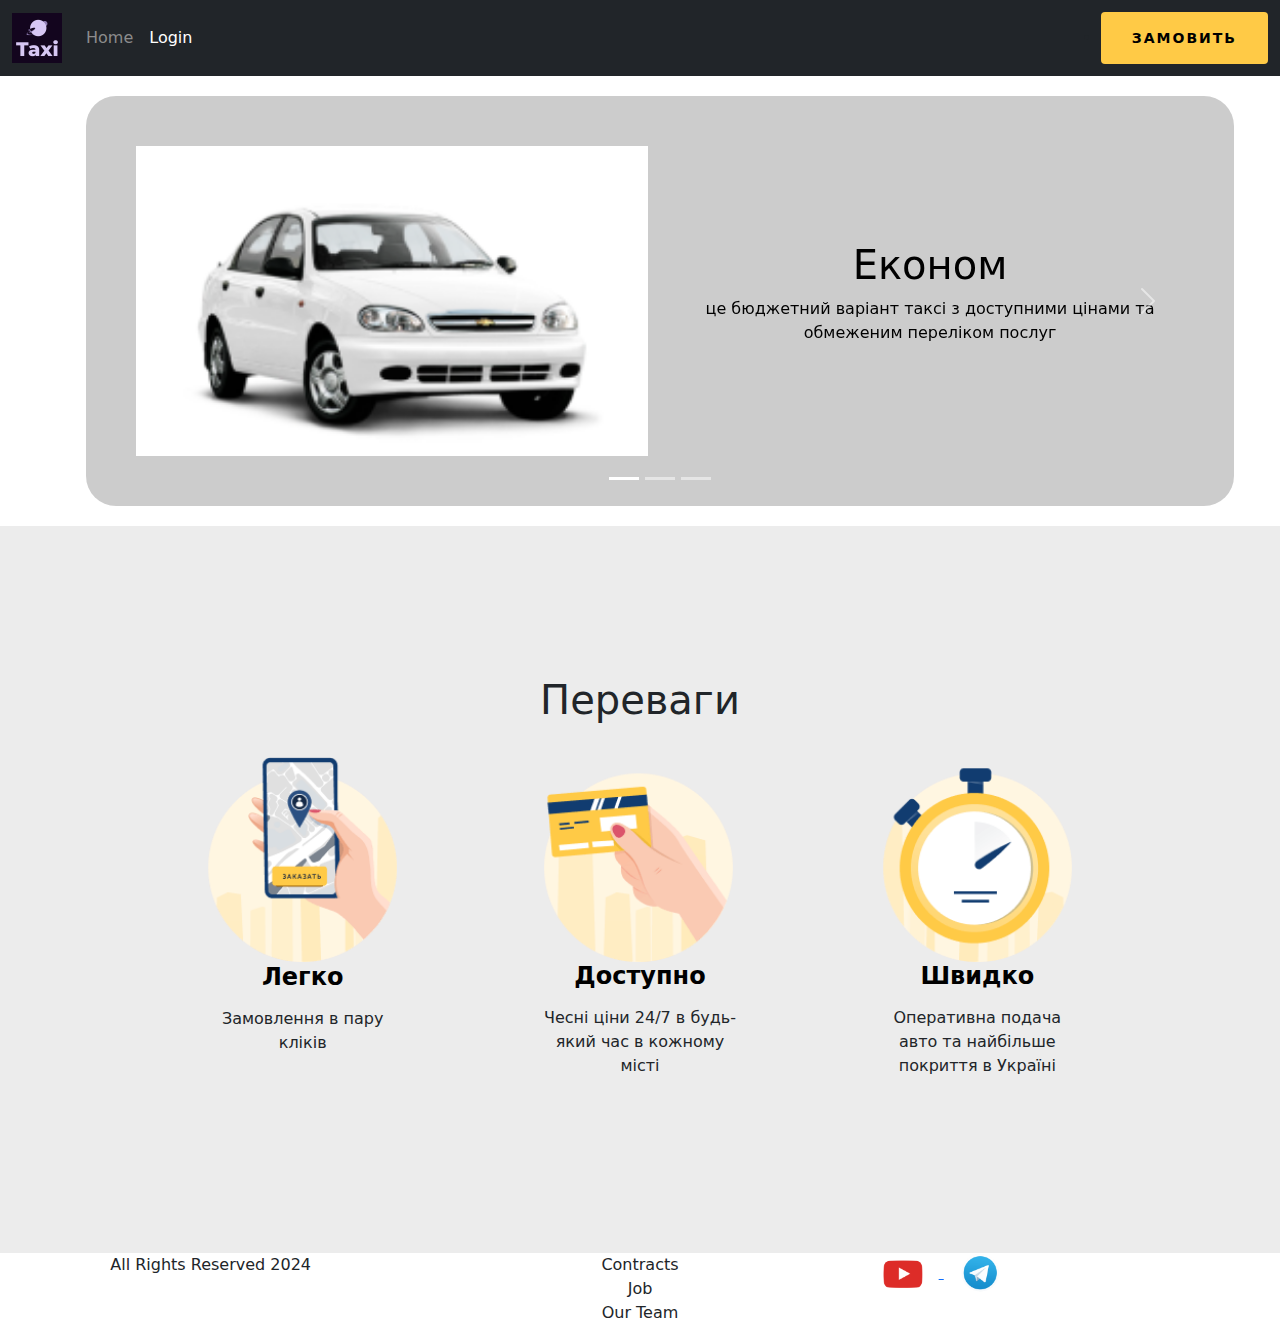
<file: index.html>
<!DOCTYPE html>
<html lang="en">

<head>
  <meta charset="UTF-8">
  <meta name="viewport" content="width=device-width, initial-scale=1.0">
  <link href="https://cdn.jsdelivr.net/npm/bootstrap@5.3.3/dist/css/bootstrap.min.css" rel="stylesheet"
    integrity="sha384-QWTKZyjpPEjISv5WaRU9OFeRpok6YctnYmDr5pNlyT2bRjXh0JMhjY6hW+ALEwIH" crossorigin="anonymous">
  <title>Taxi</title>
  <link rel="stylesheet" href="mycss.css">
</head>

<body>
  <header>
    <nav class="navbar navbar-expand-lg bg-dark">
      <div class="container-fluid">
        <a class="navbar-brand" href="index.html"><img src="logo.png" alt=""></a>
        <button class="navbar-toggler" type="button" data-bs-toggle="collapse" data-bs-target="#navbarNav"
          aria-controls="navbarNav" aria-expanded="false" aria-label="Toggle navigation">
          <span class="navbar-toggler-icon"></span>
        </button>
        <div class="collapse navbar-collapse" id="navbarNav">
          <ul class="navbar-nav">
            <li class="nav-item">
              <a class="nav-link active" aria-current="page" href="index.html">Home</a>
            </li>
            <li class="nav-item">
              <a class="nav-link" href="registration.html">Login</a>
            </li>
          </ul>
        </div>
        <div class="order">
          <li>
            <a href="order.html" class="btn btn-primary">Замовить</a>
          </li>
        </div>
      </div>
    </nav>
  </header>

  <section>
    <div class="container text-center">
      <div class="row">
        <div id="carouselExampleIndicators" class="carousel slide">
          <div class="carousel-indicators">
            <button type="button" data-bs-target="#carouselExampleIndicators" data-bs-slide-to="0" class="active"
              aria-current="true" aria-label="Slide 1"></button>
            <button type="button" data-bs-target="#carouselExampleIndicators" data-bs-slide-to="1"
              aria-label="Slide 2"></button>
            <button type="button" data-bs-target="#carouselExampleIndicators" data-bs-slide-to="2"
              aria-label="Slide 3"></button>
          </div>
          <div class="carousel-inner">
            <div class="carousel-item active">
              <div class="d-block w-100">
                <div class="row">
                  <div class="col-lg-6 col-md6">
                    <img src="eco.png" class="w-100" alt="...">
                  </div>
                  <div class="col-lg-6 col-md6 slide-text">
                    <h1>Економ</h1>
                    <p>це бюджетний варіант таксі з доступними цінами та обмеженим переліком послуг
                    </p>
                  </div>
                </div>
              </div>
            </div>
            <div class="carousel-item">
              <div class="d-block w-100">
                <div class="row">
                  <div class="col-lg-6 col-md6">
                    <img src="comf.png" class="w-100" alt="...">
                  </div>
                  <div class="col-lg-6 col-md6 slide-text">
                    <h1>Комфорт</h1>
                    <p>пропонує підвищений рівень комфорту, включаючи зручніші автомобілі, професійних водіїв і додаткові послуги. </p>
                  </div>
                </div>
              </div>
            </div>
            <div class="carousel-item">
              <div class="d-block w-100">
                <div class="row">
                  <div class="col-lg-6 col-md6">
                    <img src="buis.png" class="w-100" alt="...">
                  </div>
                  <div class="col-lg-6 col-md6 slide-text">
                    <h1>Бізнес</h1>
                    <p>це преміум-сервіс таксі з розкішними автомобілями, висококваліфікованими водіями та додатковими послугами</p>
                  </div>
                </div>
              </div>
            </div>
          </div>
          <button class="carousel-control-prev" type="button" data-bs-target="#carouselExampleIndicators"
            data-bs-slide="prev">
            <span class="carousel-control-prev-icon" aria-hidden="true"></span>
            <span class="visually-hidden">Previous</span>
          </button>
          <button class="carousel-control-next" type="button" data-bs-target="#carouselExampleIndicators"
            data-bs-slide="next">
            <span class="carousel-control-next-icon" aria-hidden="true"></span>
            <span class="visually-hidden">Next</span>
          </button>
        </div>
      </div>
    </div>
  </section>
  <div class="section2">
    <div class="center-text">
      <h1>Переваги</h1>
    </div>
    <div class="row">
      <div class="col-sm-4 col-xs-12">
        <div class="advantage-item">
          <img src="easy.webp" alt="Легко">
          <span class="advantage-title">Легко</span>
          <span class="advantage-desc">Замовлення в пару кліків</span>
        </div>
      </div>
      <div class="col-sm-4 col-xs-12">
        <div class="advantage-item">
          <img src="card.webp" alt="Доступно">
          <span class="advantage-title">Доступно</span>
          <span class="advantage-desc">Чесні ціни 24/7 в будь-який час в кожному місті</span>
        </div>
      </div>
      <div class="col-sm-4 col-xs-12">
        <div class="advantage-item">
          <img src="time.webp" alt="Швидко">
          <span class="advantage-title">Швидко</span>
          <span class="advantage-desc">Оперативна подача авто та найбільше покриття в Україні</span>
        </div>
      </div>
    </div>
  </div>
  <footer>
    <div class="container-fluid">
      <div class="row">
        <div class="col-lg-4 col-md-12 footer-text text-center">
          <p>All Rights Reserved 2024</p>
        </div>
        <div class="col-lg-4 col-md-12 footer-text text-center">
          <p>Contracts<br>Job<br>Our Team</p>
        </div>
        <div class="col-lg-4 col-md-12 media-links">
          <a href="#">
            <img style="width: 40px; margin-inline: 1em;" src="yt.png" alt="">
          </a>
          <a href="https://t.me/Deadly_Vlad">
            <img style="width: 40px; margin-inline: 1em;" src="tg.png" alt="">
          </a>
        </div>
      </div>
    </div>
  </footer>



  <script src="https://cdn.jsdelivr.net/npm/bootstrap@5.3.3/dist/js/bootstrap.bundle.min.js"
    integrity="sha384-YvpcrYf0tY3lHB60NNkmXc5s9fDVZLESaAA55NDzOxhy9GkcIdslK1eN7N6jIeHz"
    crossorigin="anonymous"></script>
</body>

</html>
</file>
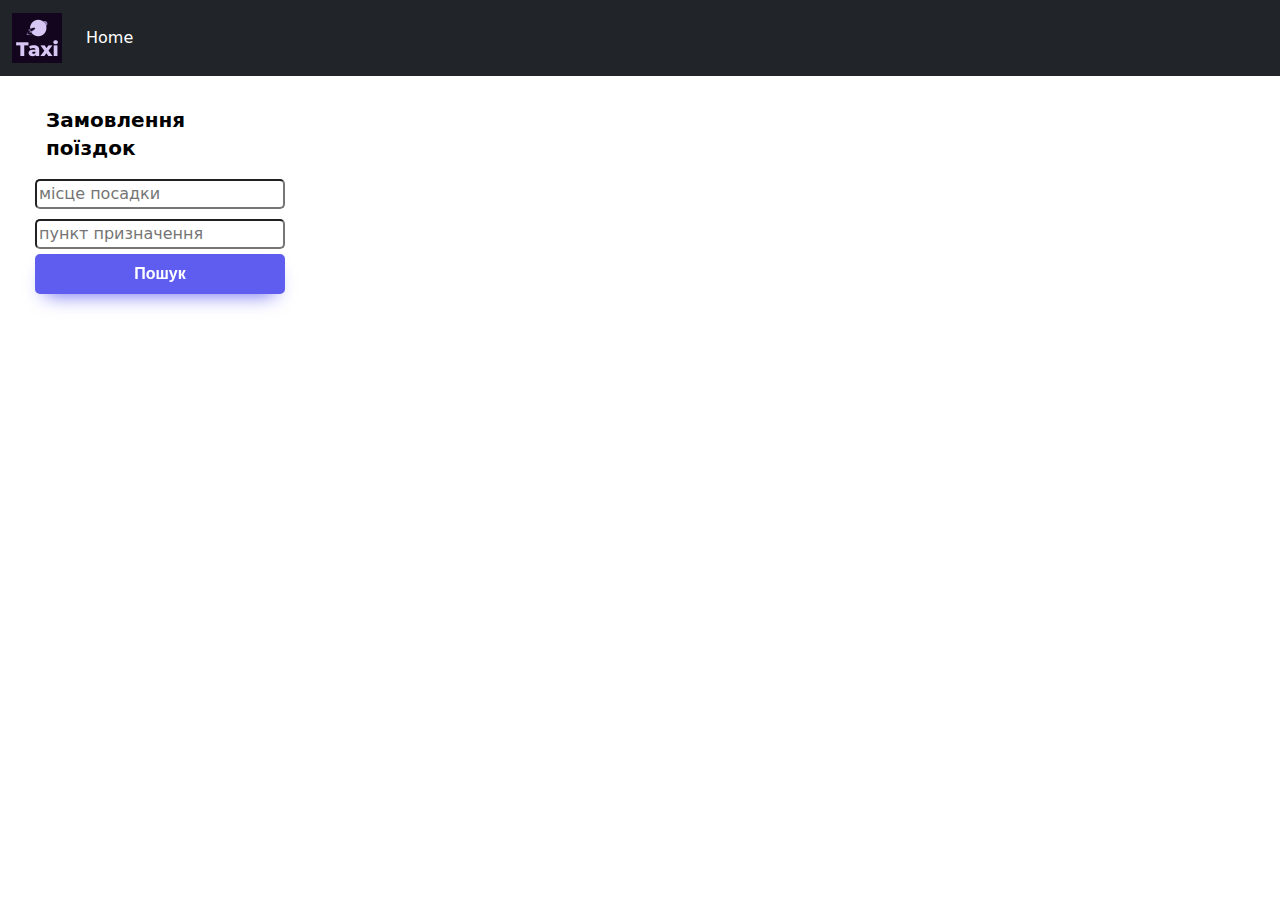
<file: order.html>
<!DOCTYPE html>
<html lang="en">

<head>
  <meta charset="UTF-8">
  <meta name="viewport" content="width=device-width, initial-scale=1.0">
  <link href="https://cdn.jsdelivr.net/npm/bootstrap@5.3.3/dist/css/bootstrap.min.css" rel="stylesheet"
    integrity="sha384-QWTKZyjpPEjISv5WaRU9OFeRpok6YctnYmDr5pNlyT2bRjXh0JMhjY6hW+ALEwIH" crossorigin="anonymous">
  <title>Taxi</title>
  <link rel="stylesheet" href="order.css">
</head>

<body>
  <header>
    <nav class="navbar navbar-expand-lg bg-dark">
      <div class="container-fluid">
        <a class="navbar-brand" href="index.html"><img src="logo.png" alt=""></a>
        <button class="navbar-toggler" type="button" data-bs-toggle="collapse" data-bs-target="#navbarNav"
          aria-controls="navbarNav" aria-expanded="false" aria-label="Toggle navigation">
          <span class="navbar-toggler-icon"></span>
        </button>
        <div class="collapse navbar-collapse" id="navbarNav">
          <ul class="navbar-nav">
            <li class="nav-item">
              <a class="nav-link" aria-current="page" href="index.html">Home</a>
            </li>
          </ul>
        </div>
      </div>
    </nav>
  </header>

  <section>
    <div class="wrapper">
      <iframe
        src="https://www.google.com/maps/embed?pb=!1m18!1m12!1m3!1d136649.07398754812!2d30.410601598944233!3d50.476001762789934!2m3!1f0!2f0!3f0!3m2!1i1024!2i768!4f13.1!3m3!1m2!1s0x40d4cf4ee15a4505%3A0x764931d2170146fe!2z0JrQuNGX0LIsIDAyMDAw!5e0!3m2!1suk!2sua!4v1721204035447!5m2!1suk!2sua"
        width="1000" height="750" style="border:0;" allowfullscreen="" loading="lazy"
        referrerpolicy="no-referrer-when-downgrade"></iframe>
      <div class="orders">
        <h2>Замовлення поїздок</h2>
        <div class="text-order">
          <input type="text" , placeholder="місце посадки" , required>
          <div class="text-order2">
            <input type="text" , placeholder="пункт призначення" , required>
          </div>
        </div>
        <div class="button-order">
          <button>Пошук</button>
        </div>
      </div>
  </section>



  <script src="https://cdn.jsdelivr.net/npm/bootstrap@5.3.3/dist/js/bootstrap.bundle.min.js"
    integrity="sha384-YvpcrYf0tY3lHB60NNkmXc5s9fDVZLESaAA55NDzOxhy9GkcIdslK1eN7N6jIeHz"
    crossorigin="anonymous"></script>
</body>

</html>
</file>
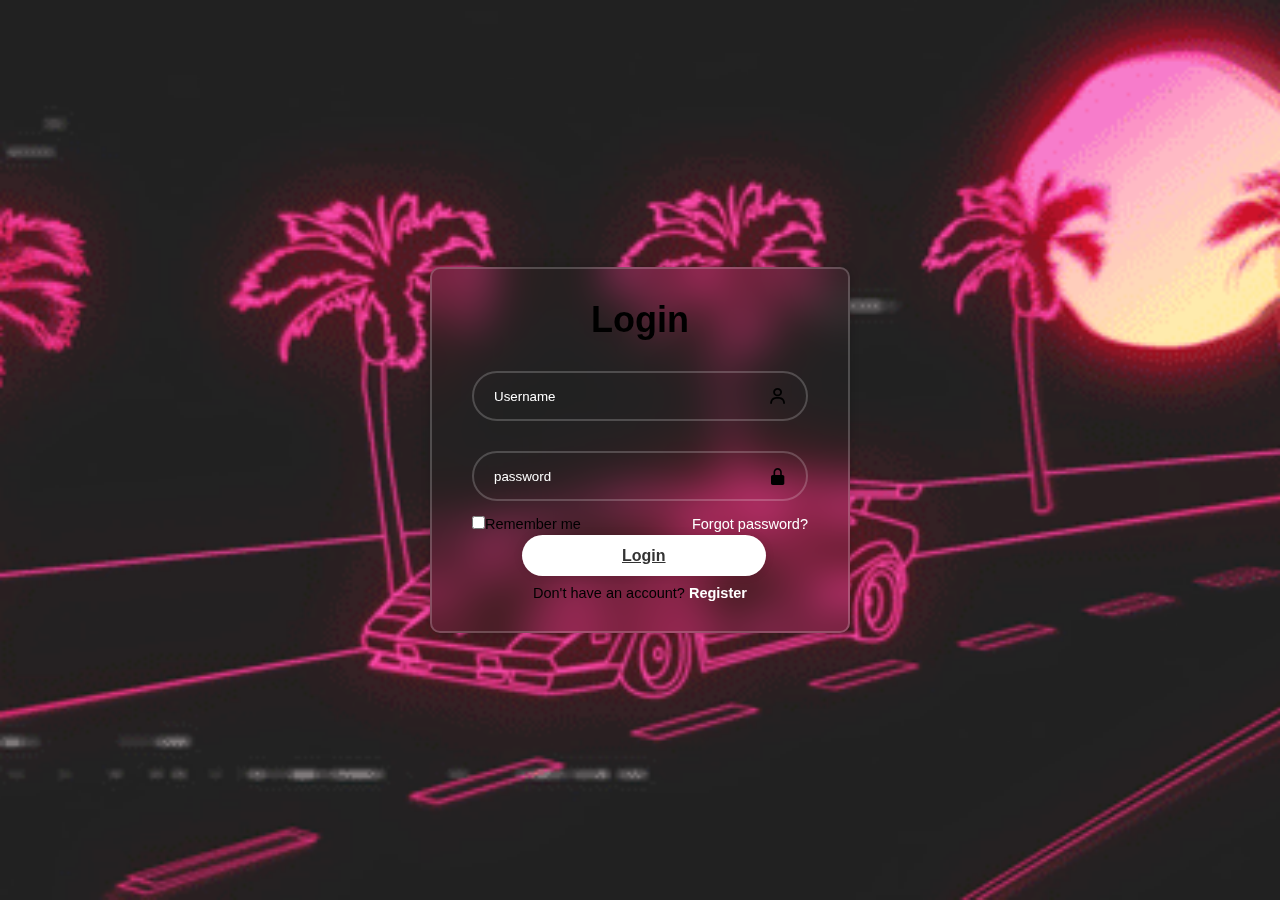
<file: registration.html>
<!DOCTYPE html>
<html lang="en">

<head>
    <meta charset="UTF-8">
    <meta http-equiv="X-UA-Compatible" content="IE-edge">
    <title>Form login and password</title>
    <link rel="stylesheet" href="regcss.css">
    <link href='https://unpkg.com/boxicons@2.1.4/css/boxicons.min.css' rel='stylesheet'>
</head>

<body background="2A5.gif" width="250" height="150">
    <div class="intro">
        <div class="video">
            <video class="video_media" src="2A5.gif" autoplay muted loop></video>
        </div>
    </div>
    <div class="wrapper">
        <form action="">
            <h1>Login</h1>
            <div class="input-box">
                <input type="text" placeholder="Username" required>
                <i class='bx bx-user'></i>
            </div>
            <div class="input-box">
                <input type="password" placeholder="password" required>
                <i class='bx bxs-lock-alt'></i>
            </div>
            <div class="remember">
                <label for=""><input type="checkbox">Remember me </label>
                <a href="#">Forgot password?</a>
            </div>

            <a href="index.html" type="submit" class="btn">Login</a>
            <div class="register-link">
                <p>Don't have an account? <a href="#">Register</a></p>
            </div>
        </form>
    </div>
</body>

</html>
</file>
<file: mycss.css>
@import url('https://fonts.googleapis.com/css2?family=Poppins:ital,wght@0,100;0,200;0,300;0,400;0,500;0,600;0,700;0,800;0,900;1,100;1,200;1,300;1,400;1,500;1,600;1,700;1,800;1,900&display=swap');

body {
    background-image: url(https://taxi838.ua/taxi838/images/banner-img.png);
}

.card {
    top: 20px;
    height: 450px;
}

.nav-link {
    color: white;
}

.navbar-nav .nav-link.active {
    color: rgb(140, 140, 140)
}

.navbar-brand img {
    width: 50px;
    height: 50px;
}

.navbar-toggler {
    background-color: rgb(140, 140, 140);
}

.card>img {
    height: 222;
}

.slide-text {
    color: black;
    margin: auto auto;
}

.carousel {
    margin: 20px;
    padding: 50px;
    background: rgba(0, 0, 0, .2);
    border-radius: 30px;
}

.section2 {
    margin: auto auto;
    padding: 150px;
    position: relative;
    text-align: center;
    background: rgb(236, 236, 236);
}

.row .advantage-item {
    padding: 25px;
    display: -webkit-box;
    display: -ms-flexbox;
    display: flex;
    -webkit-box-orient: vertical;
    -webkit-box-direction: normal;
    -ms-flex-direction: column;
    flex-direction: column;
    text-align: center;
    -webkit-box-pack: center;
    -ms-flex-pack: center;
    justify-content: center;
    max-width: 255px;
    margin-right: auto;
    margin-left: auto;
}

.row .advantage-title {
    color: black;
    font-size: 24px;
    line-height: 1.2;
    margin-bottom: 16px;
    font-weight: 600;
}

.row {
    margin-left: -16px !important;
    margin-right: -16px !important;
    box-sizing: border-box;
    display: -webkit-box;
    display: -ms-flexbox;
    display: flex;
    -webkit-box-flex: 0;
    -ms-flex: 0 1 auto;
    flex: 0 1 auto;
    -webkit-box-orient: horizontal;
    -webkit-box-direction: normal;
    -ms-flex-direction: row;
    flex-direction: row;
    -ms-flex-wrap: wrap;
    flex-wrap: wrap;
    margin-right: -.5rem;
    margin-left: -.5rem;
}

.col-sm-4 {
    flex-basis: 33.33333333%;
    max-width: 33.33333333%;
    box-sizing: border-box;
    -webkit-box-flex: 0;
    -ms-flex: 0 0 auto;
    flex: 0 0 auto;
    padding-right: .5rem;
    padding-left: .5rem;
}

.btn-primary {
    color: black;
    padding: 13px 30px;
    display: inline-block;
    background: #ffca46;
    border-radius: 4px;
    display: inline-block;
    text-transform: uppercase;
    text-align: center;
    font-size: 14px;
    font-weight: 800;
    line-height: 24px;
    letter-spacing: 2px;
    -webkit-transition: all .3s ease;
    transition: all .3s ease;
    border-color: transparent;
}
</file>
<file: order.css>
@import url('https://fonts.googleapis.com/css2?family=Poppins:ital,wght@0,100;0,200;0,300;0,400;0,500;0,600;0,700;0,800;0,900;1,100;1,200;1,300;1,400;1,500;1,600;1,700;1,800;1,900&display=swap');

.card {
    top: 20px;
    height: 450px;
}

.nav-link {
    color: white;
}

.navbar-nav .nav-link.active {
    color: rgb(140, 140, 140)
}

.navbar-brand img {
    width: 50px;
    height: 50px;
}

.navbar-toggler {
    background-color: rgb(140, 140, 140);
}

.card>img {
    height: 222;
}

.slide-text {
    color: black;
    margin: auto auto;
}

.carousel {
    margin: 20px;
    padding: 50px;
    background: rgba(0, 0, 0, .2);
    border-radius: 30px;
}

.section2 {
    margin: auto auto;
    padding: 150px;
    position: relative;
    text-align: center;
    background: rgb(236, 236, 236);
}

.row .advantage-item {
    padding: 25px;
    display: -webkit-box;
    display: -ms-flexbox;
    display: flex;
    -webkit-box-orient: vertical;
    -webkit-box-direction: normal;
    -ms-flex-direction: column;
    flex-direction: column;
    text-align: center;
    -webkit-box-pack: center;
    -ms-flex-pack: center;
    justify-content: center;
    max-width: 255px;
    margin-right: auto;
    margin-left: auto;
}

.row .advantage-title {
    color: black;
    font-size: 24px;
    line-height: 1.2;
    margin-bottom: 16px;
    font-weight: 600;
}

.row {
    margin-left: -16px !important;
    margin-right: -16px !important;
    box-sizing: border-box;
    display: -webkit-box;
    display: -ms-flexbox;
    display: flex;
    -webkit-box-flex: 0;
    -ms-flex: 0 1 auto;
    flex: 0 1 auto;
    -webkit-box-orient: horizontal;
    -webkit-box-direction: normal;
    -ms-flex-direction: row;
    flex-direction: row;
    -ms-flex-wrap: wrap;
    flex-wrap: wrap;
    margin-right: -.5rem;
    margin-left: -.5rem;
}

.col-sm-4 {
    flex-basis: 33.33333333%;
    max-width: 33.33333333%;
    box-sizing: border-box;
    -webkit-box-flex: 0;
    -ms-flex: 0 0 auto;
    flex: 0 0 auto;
    padding-right: .5rem;
    padding-left: .5rem;
}

.btn-primary {
    color: black;
    padding: 13px 30px;
    display: inline-block;
    background: #ffca46;
    border-radius: 4px;
    display: inline-block;
    text-transform: uppercase;
    text-align: center;
    font-size: 14px;
    font-weight: 800;
    line-height: 24px;
    letter-spacing: 2px;
    -webkit-transition: all .3s ease;
    transition: all .3s ease;
    border-color: transparent;
}

iframe {
    position: fixed;
    width: 100vw;
    height: 92vh;
}

.orders {
    position: absolute;
    width: 320px;
    padding: 30px;
    border-radius: 25px;
    background: white;
    flex-direction: column;
}

h2 {
    color: rgb(0, 0, 0);
    display: inline-block;
    margin-bottom: 12px;
    padding: 0px 16px;
    position: relative;
    font-family: UberMove, UberMoveText, system-ui, "Helvetica Neue", Helvetica, Arial, sans-serif;
    font-size: 20px;
    font-weight: 700;
    line-height: 28px;
}

input {
    width: 250px;
    margin: 5px;
    border-radius: 5px;
}

button {
    background: #5E5DF0;
    border-radius: 5px;
    box-shadow: #5E5DF0 0 10px 20px -10px;
    box-sizing: border-box;
    color: #FFFFFF;
    cursor: pointer;
    font-family: Inter, Helvetica, "Apple Color Emoji", "Segoe UI Emoji", NotoColorEmoji, "Noto Color Emoji", "Segoe UI Symbol", "Android Emoji", EmojiSymbols, -apple-system, system-ui, "Segoe UI", Roboto, "Helvetica Neue", "Noto Sans", sans-serif;
    font-size: 16px;
    font-weight: 700;
    line-height: 24px;
    opacity: 1;
    outline: 0 solid transparent;
    padding: 8px 18px;
    user-select: none;
    -webkit-user-select: none;
    touch-action: manipulation;
    width: fit-content;
    word-break: break-word;
    border: 0;
    width: 250px;
}

.button-order {
    position: relative;
    margin-left: 5px;
}

.media-links {
    display: flex;
    justify-content: center;
    align-items: center;
}
</file>
<file: regcss.css>
@import url('https://fonts.googleapis.com/css2?family=Poppins:ital,wght@0,100;0,200;0,300;0,400;0,500;0,600;0,700;0,800;0,900;1,100;1,200;1,300;1,400;1,500;1,600;1,700;1,800;1,900&display=swap');

* {
    margin: 0;
    padding: 0;
    box-sizing: border-box;
    font-family: "Popins", sans-serif;
}

body {
    position: relative;
    display: flex;
    justify-content: center;
    align-items: center;
    min-height: 100vh;
    background-size: cover;
    background-position: center;
    background: #000 url(2A5.gif) no-repeat center center fixe; 
}

.wrapper {
    width: 420px;
    background: transparent;
    border: 2px solid rgb(255, 255, 255, .2);
    backdrop-filter: blur(20px);
    box-shadow: 0 0 10px rgba(0, 0, 0, .2);
    border-radius: 10px;
    padding: 30px 40px;
}

.wrapper h1 {
    font-size: 36px;
    text-align: center;
}

.wrapper .input-box {
    width: 100%;
    height: 50px;
    margin: 30px 0;
    position: relative;
}

.input-box input {
    width: 100%;
    height: 100%;
    background: transparent;
    border: none;
    outline: none;
    border: 2px solid rgb(255, 255, 255, .2);
    border-radius: 40px;
    font-size: 16pxp;
    color: white;
    padding: 20px 45px 20px 20px;
}

.input-box input::placeholder {
    color: white;
}

.input-box i {
    position: absolute;
    right: 20px;
    top: 50%;
    transform: translateY(-50%);
    font-size: 20px;
}

.wrapper .remember {
    display: flex;
    justify-content: space-between;
    font-size: 14.5px;
    margin: -15px 0 15px;
}

.rememberlabel input {
    accent-color: white;
    margin-right: 3px;
}

.remember a {
    color: white;
    text-decoration: none;
}

.remember a:hover {
    text-decoration: underline;
}

.wrapper .btn {
    position: sticky;
    background: white;
    padding: 12px 100px;
    margin-left: 50px;
    border-radius: 40px;
    border: none;
    outline: none;
    box-shadow: 0 0 10px rgb(0, 0, 0, .1);
    cursor: pointer;
    font-size: 16px;
    color: #333;
    font-weight: 600;
}

.wrapper .register-link {
    font-size: 14.5px;
    text-align: center;
    margin-top: 20px;
}

.register-link p a {
    color: white;
    text-decoration: none;
    font-weight: 600;
}

.register-link p a:hover {
    text-decoration: underline;
    color: green;
}

.video {
    position: relative;
    padding-bottom: 56.25%;
}

.video_media {
    width: 100vw;
    height: 97vh;
    position: fixed;
    top: 0;
    left: 0;
}

.intro {
    max-height: 100vh;
    overflow: hidden;
}
</file>
